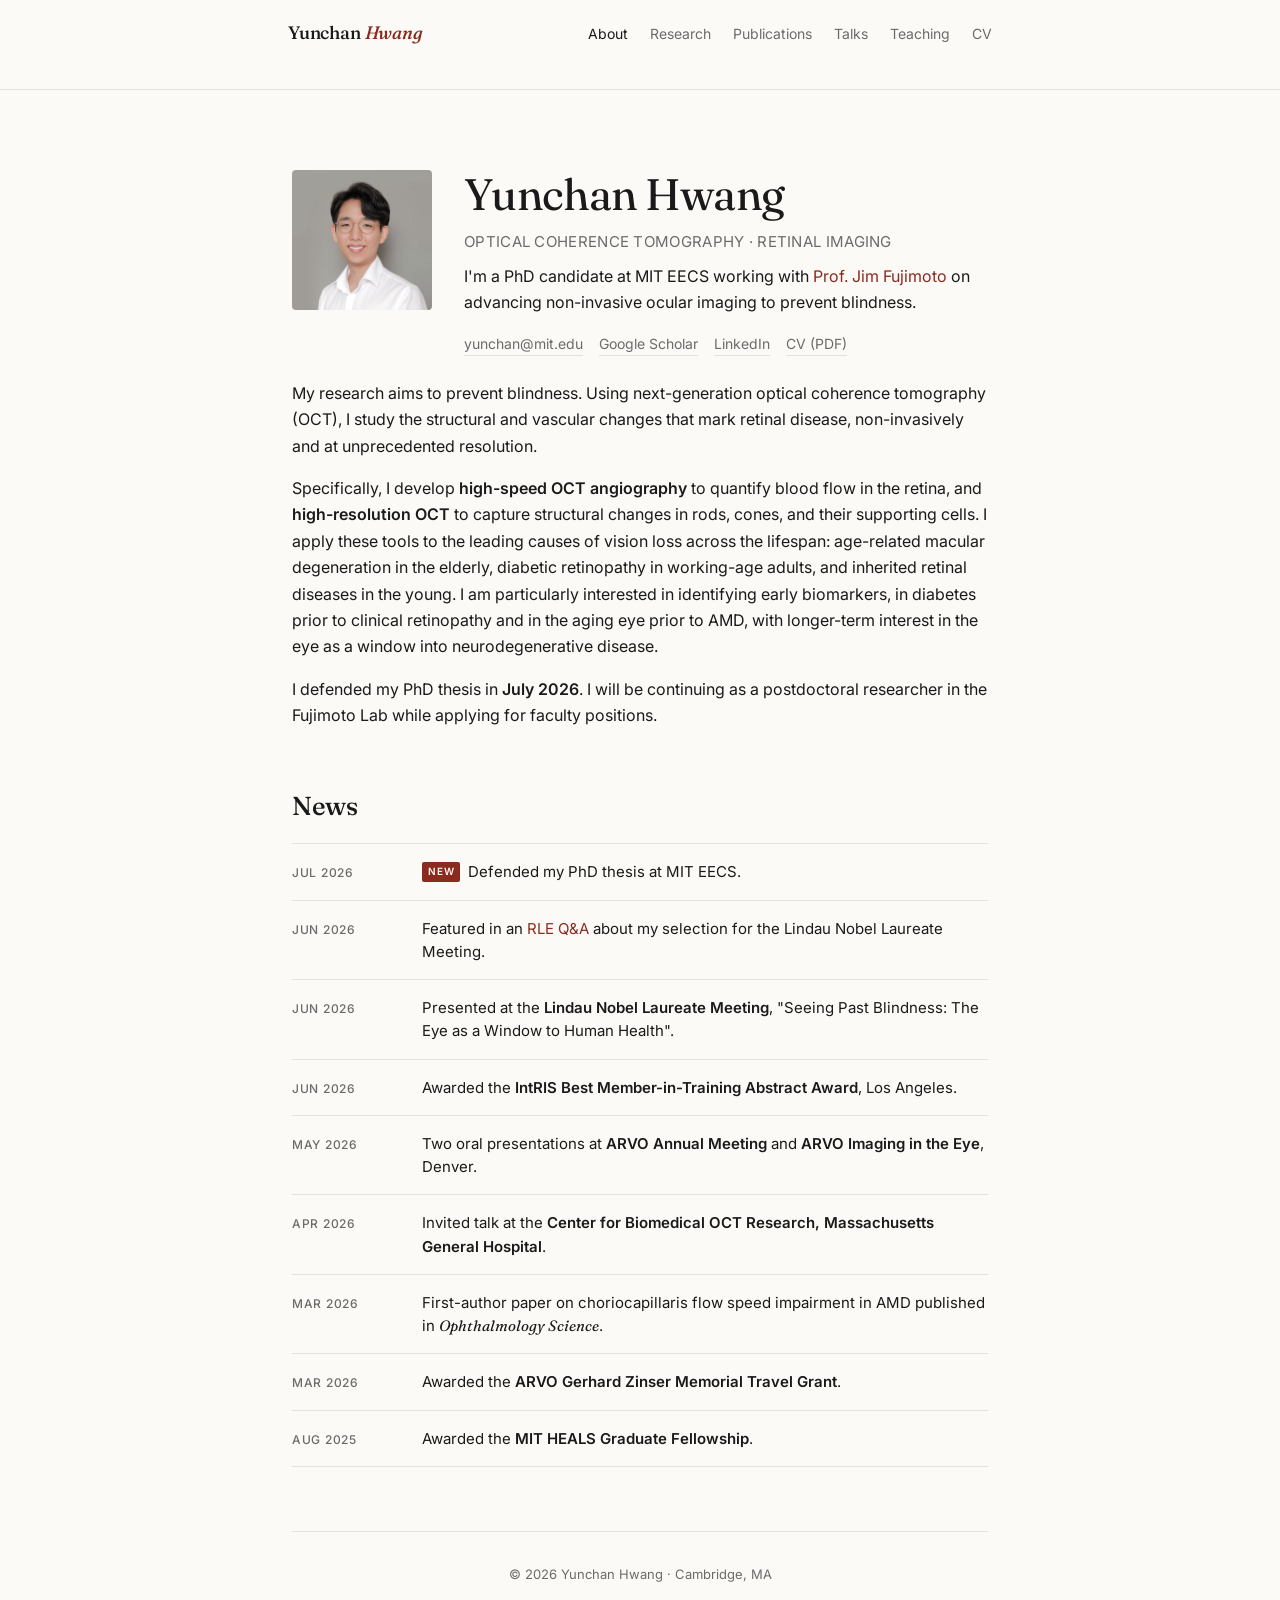
<file: index.html>
<!DOCTYPE html>
<html lang="en">
<head>
  <meta charset="UTF-8">
  <meta name="viewport" content="width=device-width, initial-scale=1.0">
  <title>Yunchan Hwang</title>
  <meta name="description" content="Yunchan Hwang — PhD candidate at MIT, developing optical coherence tomography to prevent blindness.">
  <link rel="stylesheet" href="assets/style.css">
</head>
<body>

<nav class="top">
  <div class="inner">
    <a href="index.html" class="brand">Yunchan <em>Hwang</em></a>
    <ul>
      <li><a href="index.html" class="current">About</a></li>
      <li><a href="research.html">Research</a></li>
      <li><a href="publications.html">Publications</a></li>
      <li><a href="talks.html">Talks</a></li>
      <li><a href="teaching.html">Teaching</a></li>
      <li><a href="papers/Hwang_CV.pdf">CV</a></li>
    </ul>
  </div>
</nav>

<main class="wrap">

  <section class="hero reveal">
    <img src="assets/photo.jpg" alt="Yunchan Hwang">
    <div class="who">
      <h1>Yunchan Hwang
        <span class="sub">Optical Coherence Tomography · Retinal Imaging</span>
      </h1>
      <p>I'm a PhD candidate at MIT EECS working with <a href="https://www.eecs.mit.edu/people/james-fujimoto" target="_blank" rel="noopener">Prof. Jim Fujimoto</a> on advancing non-invasive ocular imaging to prevent blindness.</p>
      <div class="contact-row">
        <a href="mailto:yunchan@mit.edu">yunchan@mit.edu</a>
        <a href="https://scholar.google.com/citations?user=w0-8Y4QAAAAJ&hl=en/" target="_blank" rel="noopener">Google Scholar</a>
        <a href="https://www.linkedin.com/in/yunchan-hwang-60914025a/" target="_blank" rel="noopener">LinkedIn</a>
        <a href="papers/Hwang_CV.pdf">CV (PDF)</a>
      </div>
    </div>
  </section>

  <section class="reveal">
    <p>My research aims to prevent blindness. Using next-generation optical coherence tomography (OCT), I study the structural and vascular changes that mark retinal disease, non-invasively and at unprecedented resolution.</p>

    <p>Specifically, I develop <strong>high-speed OCT angiography</strong> to quantify blood flow in the retina, and <strong>high-resolution OCT</strong> to capture structural changes in rods, cones, and their supporting cells. 
      I apply these tools to the leading causes of vision loss across the lifespan: age-related macular degeneration in the elderly, diabetic retinopathy in working-age adults, and inherited retinal diseases in the young.
      I am particularly interested in identifying early biomarkers, in diabetes prior to clinical retinopathy and in the aging eye prior to AMD, with longer-term interest in the eye as a window into neurodegenerative disease.</p>

    <p>I defended my PhD thesis in <strong>July 2026</strong>. I will be continuing as a postdoctoral researcher in the Fujimoto Lab while applying for faculty positions.</p>

  </section>

  <h2 class="reveal">News</h2>
  <ul class="news">
    <li>
      <span class="when">Jul 2026</span>
      <span class="what"><span class="new-tag">new</span>Defended my PhD thesis at MIT EECS.</span>
    </li>
    <li>
      <span class="when">Jun 2026</span>
      <span class="what">Featured in an <a href="https://www.rle.mit.edu/interview-with-yunchan-hwang">RLE Q&amp;A</a> about my selection for the Lindau Nobel Laureate Meeting.</span>
    </li>
    <li>
      <span class="when">Jun 2026</span>
      <span class="what">Presented at the <strong>Lindau Nobel Laureate Meeting</strong>, "Seeing Past Blindness: The Eye as a Window to Human Health".</span>
    </li>
    <li>
      <span class="when">Jun 2026</span>
      <span class="what">Awarded the <strong>IntRIS Best Member-in-Training Abstract Award</strong>, Los Angeles.</span>
    </li>
    <li>
      <span class="when">May 2026</span>
      <span class="what">Two oral presentations at <strong>ARVO Annual Meeting</strong> and <strong>ARVO Imaging in the Eye</strong>, Denver.</span>
    </li>
    <li>
      <span class="when">Apr 2026</span>
      <span class="what">Invited talk at the <strong>Center for Biomedical OCT Research, Massachusetts General Hospital</strong>.</span>
    </li>
    <li>
      <span class="when">Mar 2026</span>
      <span class="what">First-author paper on choriocapillaris flow speed impairment in AMD published in <em>Ophthalmology Science</em>.</span>
    </li>
    <li>
      <span class="when">Mar 2026</span>
      <span class="what">Awarded the <strong>ARVO Gerhard Zinser Memorial Travel Grant</strong>.</span>
    </li>
    <li>
      <span class="when">Aug 2025</span>
      <span class="what">Awarded the <strong>MIT HEALS Graduate Fellowship</strong>.</span>
    </li>
  </ul>

  <footer>© 2026 Yunchan Hwang · Cambridge, MA</footer>

</main>

</body>
</html>
</file>
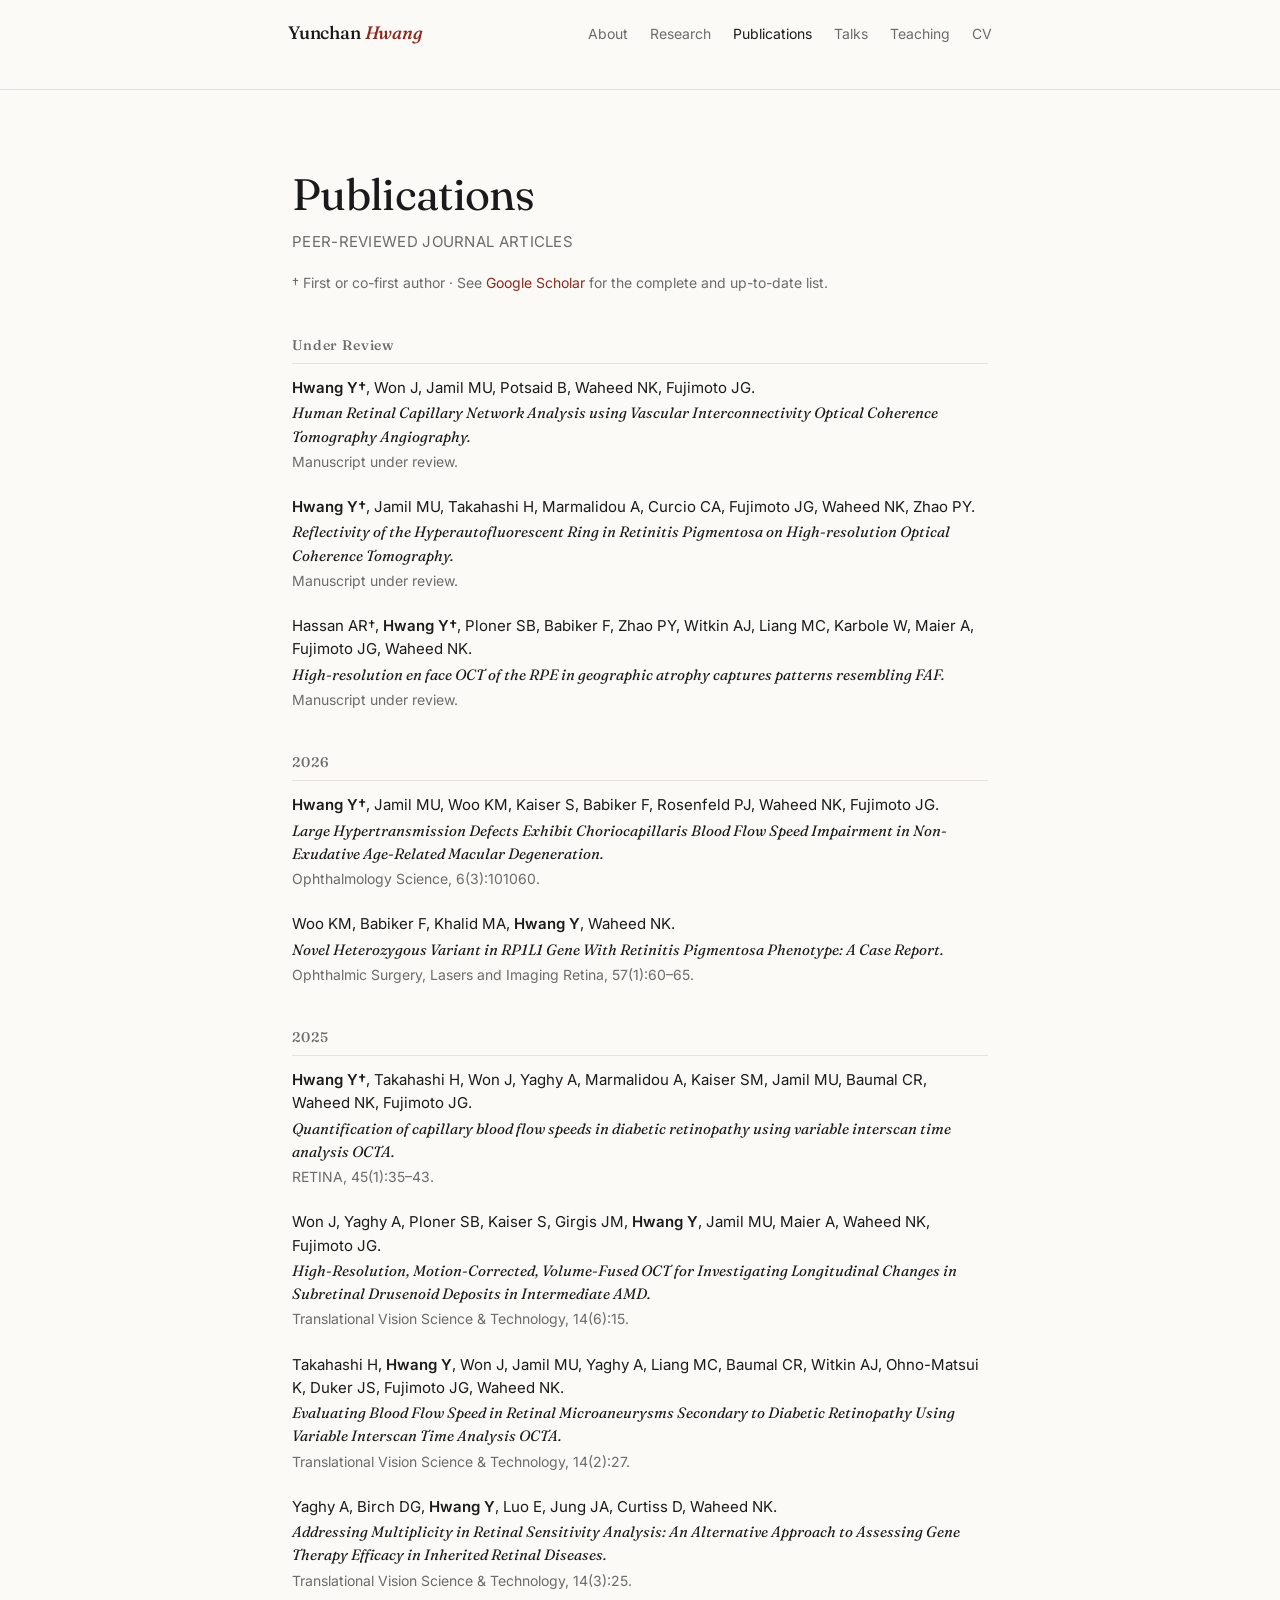
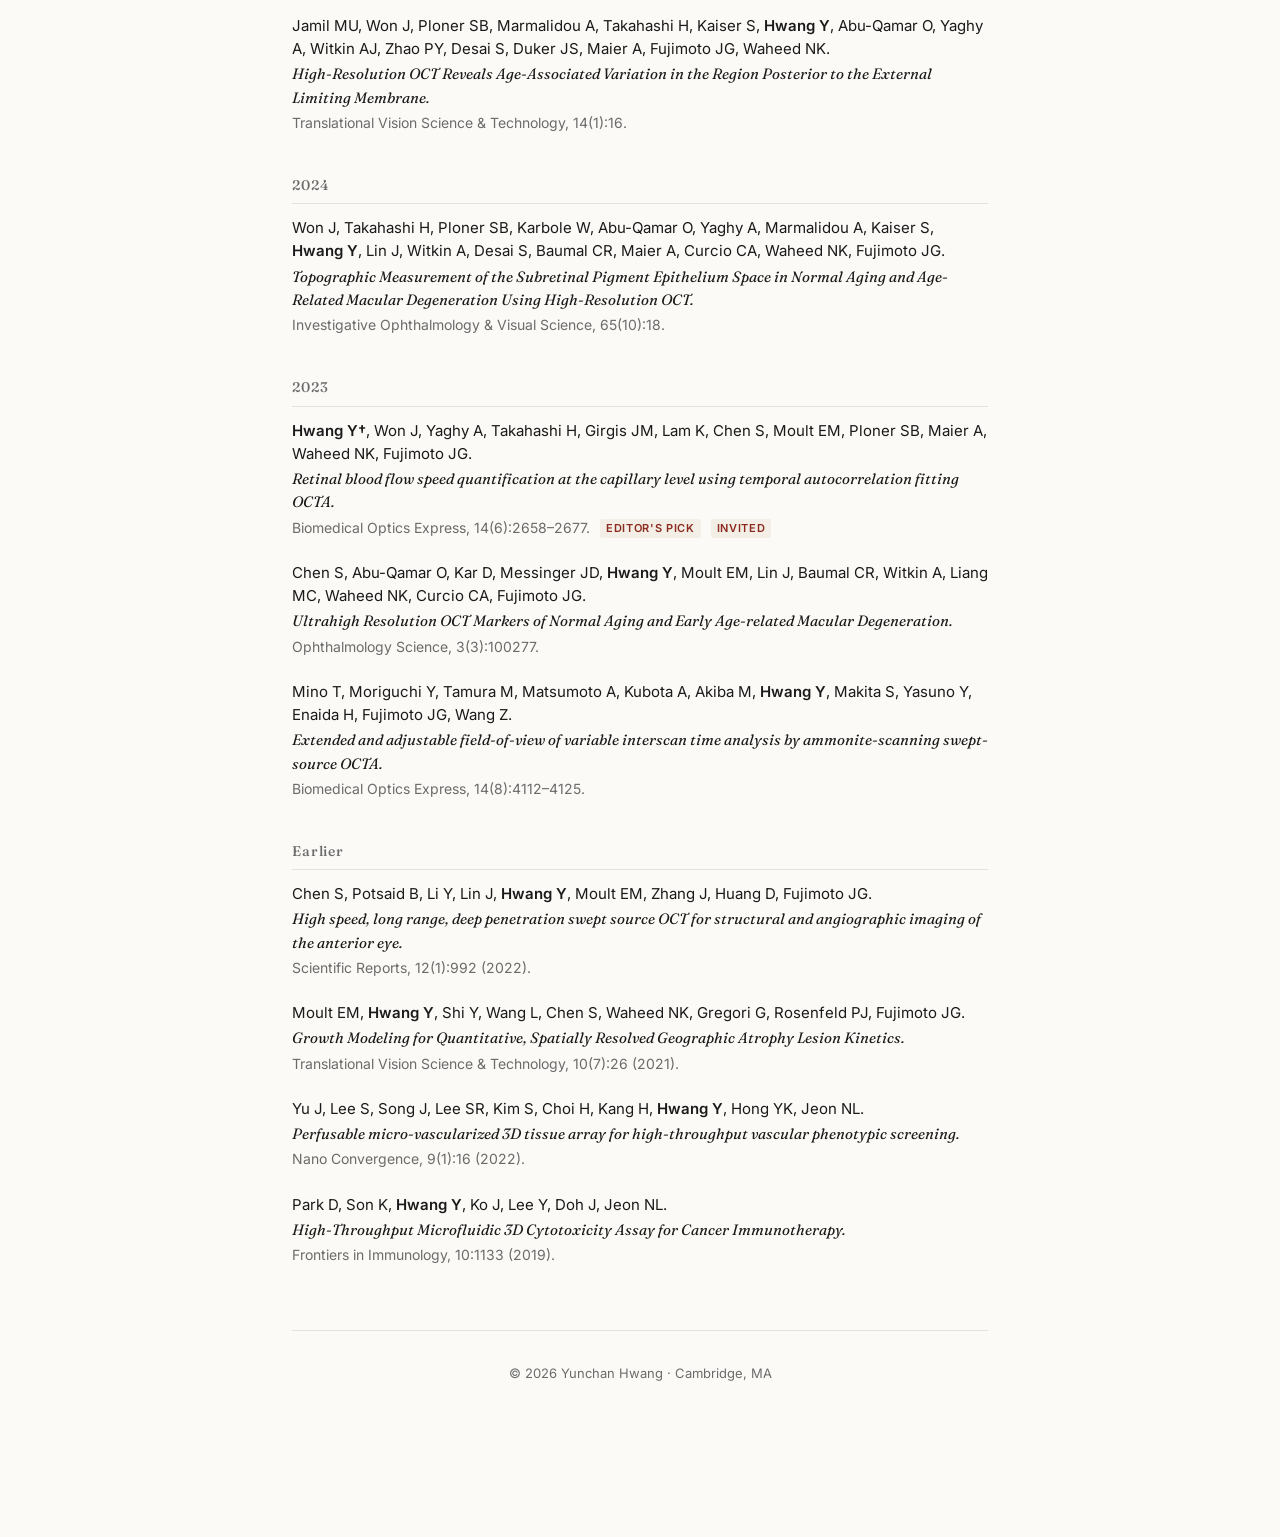
<file: publications.html>
<!DOCTYPE html>
<html lang="en">
<head>
  <meta charset="UTF-8">
  <meta name="viewport" content="width=device-width, initial-scale=1.0">
  <title>Publications — Yunchan Hwang</title>
  <link rel="stylesheet" href="assets/style.css">
</head>
<body>

<nav class="top">
  <div class="inner">
    <a href="index.html" class="brand">Yunchan <em>Hwang</em></a>
    <ul>
      <li><a href="index.html">About</a></li>
      <li><a href="research.html">Research</a></li>
      <li><a href="publications.html" class="current">Publications</a></li>
      <li><a href="talks.html">Talks</a></li>
      <li><a href="teaching.html">Teaching</a></li>
      <li><a href="papers/Hwang_CV.pdf">CV</a></li>
    </ul>
  </div>
</nav>

<main class="wrap">

  <h1 class="reveal">Publications<span class="sub">Peer-reviewed journal articles</span></h1>

  <p class="reveal" style="color: var(--muted); margin-top: 20px; font-size: 14px;">
    † First or co-first author · See <a href="https://scholar.google.com/citations?user=w0-8Y4QAAAAJ&hl=en/" target="_blank" rel="noopener">Google Scholar</a> for the complete and up-to-date list.
  </p>

  <h3 class="year-band">Under Review</h3>

  <div class="pub">
    <span class="authors"><span class="me">Hwang Y†</span>, Won J, Jamil MU, Potsaid B, Waheed NK, Fujimoto JG.</span>
    <span class="title">Human Retinal Capillary Network Analysis using Vascular Interconnectivity Optical Coherence Tomography Angiography.</span>
    <span class="venue">Manuscript under review.</span>
  </div>

  <div class="pub">
    <span class="authors"><span class="me">Hwang Y†</span>, Jamil MU, Takahashi H, Marmalidou A, Curcio CA, Fujimoto JG, Waheed NK, Zhao PY.</span>
    <span class="title">Reflectivity of the Hyperautofluorescent Ring in Retinitis Pigmentosa on High-resolution Optical Coherence Tomography.</span>
    <span class="venue">Manuscript under review.</span>
  </div>

  <div class="pub">
    <span class="authors">Hassan AR†, <span class="me">Hwang Y†</span>, Ploner SB, Babiker F, Zhao PY, Witkin AJ, Liang MC, Karbole W, Maier A, Fujimoto JG, Waheed NK.</span>
    <span class="title">High-resolution en face OCT of the RPE in geographic atrophy captures patterns resembling FAF.</span>
    <span class="venue">Manuscript under review.</span>
  </div>

  <h3 class="year-band">2026</h3>

  <div class="pub">
    <span class="authors"><span class="me">Hwang Y†</span>, Jamil MU, Woo KM, Kaiser S, Babiker F, Rosenfeld PJ, Waheed NK, Fujimoto JG.</span>
    <span class="title">Large Hypertransmission Defects Exhibit Choriocapillaris Blood Flow Speed Impairment in Non-Exudative Age-Related Macular Degeneration.</span>
    <span class="venue">Ophthalmology Science, 6(3):101060.</span>
  </div>

  <div class="pub">
    <span class="authors">Woo KM, Babiker F, Khalid MA, <span class="me">Hwang Y</span>, Waheed NK.</span>
    <span class="title">Novel Heterozygous Variant in RP1L1 Gene With Retinitis Pigmentosa Phenotype: A Case Report.</span>
    <span class="venue">Ophthalmic Surgery, Lasers and Imaging Retina, 57(1):60–65.</span>
  </div>

  <h3 class="year-band">2025</h3>

  <div class="pub">
    <span class="authors"><span class="me">Hwang Y†</span>, Takahashi H, Won J, Yaghy A, Marmalidou A, Kaiser SM, Jamil MU, Baumal CR, Waheed NK, Fujimoto JG.</span>
    <span class="title">Quantification of capillary blood flow speeds in diabetic retinopathy using variable interscan time analysis OCTA.</span>
    <span class="venue">RETINA, 45(1):35–43.</span>
  </div>

  <div class="pub">
    <span class="authors">Won J, Yaghy A, Ploner SB, Kaiser S, Girgis JM, <span class="me">Hwang Y</span>, Jamil MU, Maier A, Waheed NK, Fujimoto JG.</span>
    <span class="title">High-Resolution, Motion-Corrected, Volume-Fused OCT for Investigating Longitudinal Changes in Subretinal Drusenoid Deposits in Intermediate AMD.</span>
    <span class="venue">Translational Vision Science &amp; Technology, 14(6):15.</span>
  </div>

  <div class="pub">
    <span class="authors">Takahashi H, <span class="me">Hwang Y</span>, Won J, Jamil MU, Yaghy A, Liang MC, Baumal CR, Witkin AJ, Ohno-Matsui K, Duker JS, Fujimoto JG, Waheed NK.</span>
    <span class="title">Evaluating Blood Flow Speed in Retinal Microaneurysms Secondary to Diabetic Retinopathy Using Variable Interscan Time Analysis OCTA.</span>
    <span class="venue">Translational Vision Science &amp; Technology, 14(2):27.</span>
  </div>

  <div class="pub">
    <span class="authors">Yaghy A, Birch DG, <span class="me">Hwang Y</span>, Luo E, Jung JA, Curtiss D, Waheed NK.</span>
    <span class="title">Addressing Multiplicity in Retinal Sensitivity Analysis: An Alternative Approach to Assessing Gene Therapy Efficacy in Inherited Retinal Diseases.</span>
    <span class="venue">Translational Vision Science &amp; Technology, 14(3):25.</span>
  </div>

  <div class="pub">
    <span class="authors">Jamil MU, Won J, Ploner SB, Marmalidou A, Takahashi H, Kaiser S, <span class="me">Hwang Y</span>, Abu-Qamar O, Yaghy A, Witkin AJ, Zhao PY, Desai S, Duker JS, Maier A, Fujimoto JG, Waheed NK.</span>
    <span class="title">High-Resolution OCT Reveals Age-Associated Variation in the Region Posterior to the External Limiting Membrane.</span>
    <span class="venue">Translational Vision Science &amp; Technology, 14(1):16.</span>
  </div>

  <h3 class="year-band">2024</h3>

  <div class="pub">
    <span class="authors">Won J, Takahashi H, Ploner SB, Karbole W, Abu-Qamar O, Yaghy A, Marmalidou A, Kaiser S, <span class="me">Hwang Y</span>, Lin J, Witkin A, Desai S, Baumal CR, Maier A, Curcio CA, Waheed NK, Fujimoto JG.</span>
    <span class="title">Topographic Measurement of the Subretinal Pigment Epithelium Space in Normal Aging and Age-Related Macular Degeneration Using High-Resolution OCT.</span>
    <span class="venue">Investigative Ophthalmology &amp; Visual Science, 65(10):18.</span>
  </div>

  <h3 class="year-band">2023</h3>

  <div class="pub">
    <span class="authors"><span class="me">Hwang Y†</span>, Won J, Yaghy A, Takahashi H, Girgis JM, Lam K, Chen S, Moult EM, Ploner SB, Maier A, Waheed NK, Fujimoto JG.</span>
    <span class="title">Retinal blood flow speed quantification at the capillary level using temporal autocorrelation fitting OCTA.</span>
    <span class="venue">Biomedical Optics Express, 14(6):2658–2677.</span>
    <span class="tag">Editor's Pick</span>
    <span class="tag">Invited</span>
  </div>

  <div class="pub">
    <span class="authors">Chen S, Abu-Qamar O, Kar D, Messinger JD, <span class="me">Hwang Y</span>, Moult EM, Lin J, Baumal CR, Witkin A, Liang MC, Waheed NK, Curcio CA, Fujimoto JG.</span>
    <span class="title">Ultrahigh Resolution OCT Markers of Normal Aging and Early Age-related Macular Degeneration.</span>
    <span class="venue">Ophthalmology Science, 3(3):100277.</span>
  </div>

  <div class="pub">
    <span class="authors">Mino T, Moriguchi Y, Tamura M, Matsumoto A, Kubota A, Akiba M, <span class="me">Hwang Y</span>, Makita S, Yasuno Y, Enaida H, Fujimoto JG, Wang Z.</span>
    <span class="title">Extended and adjustable field-of-view of variable interscan time analysis by ammonite-scanning swept-source OCTA.</span>
    <span class="venue">Biomedical Optics Express, 14(8):4112–4125.</span>
  </div>

  <h3 class="year-band">Earlier</h3>

  <div class="pub">
    <span class="authors">Chen S, Potsaid B, Li Y, Lin J, <span class="me">Hwang Y</span>, Moult EM, Zhang J, Huang D, Fujimoto JG.</span>
    <span class="title">High speed, long range, deep penetration swept source OCT for structural and angiographic imaging of the anterior eye.</span>
    <span class="venue">Scientific Reports, 12(1):992 (2022).</span>
  </div>

  <div class="pub">
    <span class="authors">Moult EM, <span class="me">Hwang Y</span>, Shi Y, Wang L, Chen S, Waheed NK, Gregori G, Rosenfeld PJ, Fujimoto JG.</span>
    <span class="title">Growth Modeling for Quantitative, Spatially Resolved Geographic Atrophy Lesion Kinetics.</span>
    <span class="venue">Translational Vision Science &amp; Technology, 10(7):26 (2021).</span>
  </div>

  <div class="pub">
    <span class="authors">Yu J, Lee S, Song J, Lee SR, Kim S, Choi H, Kang H, <span class="me">Hwang Y</span>, Hong YK, Jeon NL.</span>
    <span class="title">Perfusable micro-vascularized 3D tissue array for high-throughput vascular phenotypic screening.</span>
    <span class="venue">Nano Convergence, 9(1):16 (2022).</span>
  </div>

  <div class="pub">
    <span class="authors">Park D, Son K, <span class="me">Hwang Y</span>, Ko J, Lee Y, Doh J, Jeon NL.</span>
    <span class="title">High-Throughput Microfluidic 3D Cytotoxicity Assay for Cancer Immunotherapy.</span>
    <span class="venue">Frontiers in Immunology, 10:1133 (2019).</span>
  </div>

  <footer>© 2026 Yunchan Hwang · Cambridge, MA</footer>

</main>

</body>
</html>
</file>
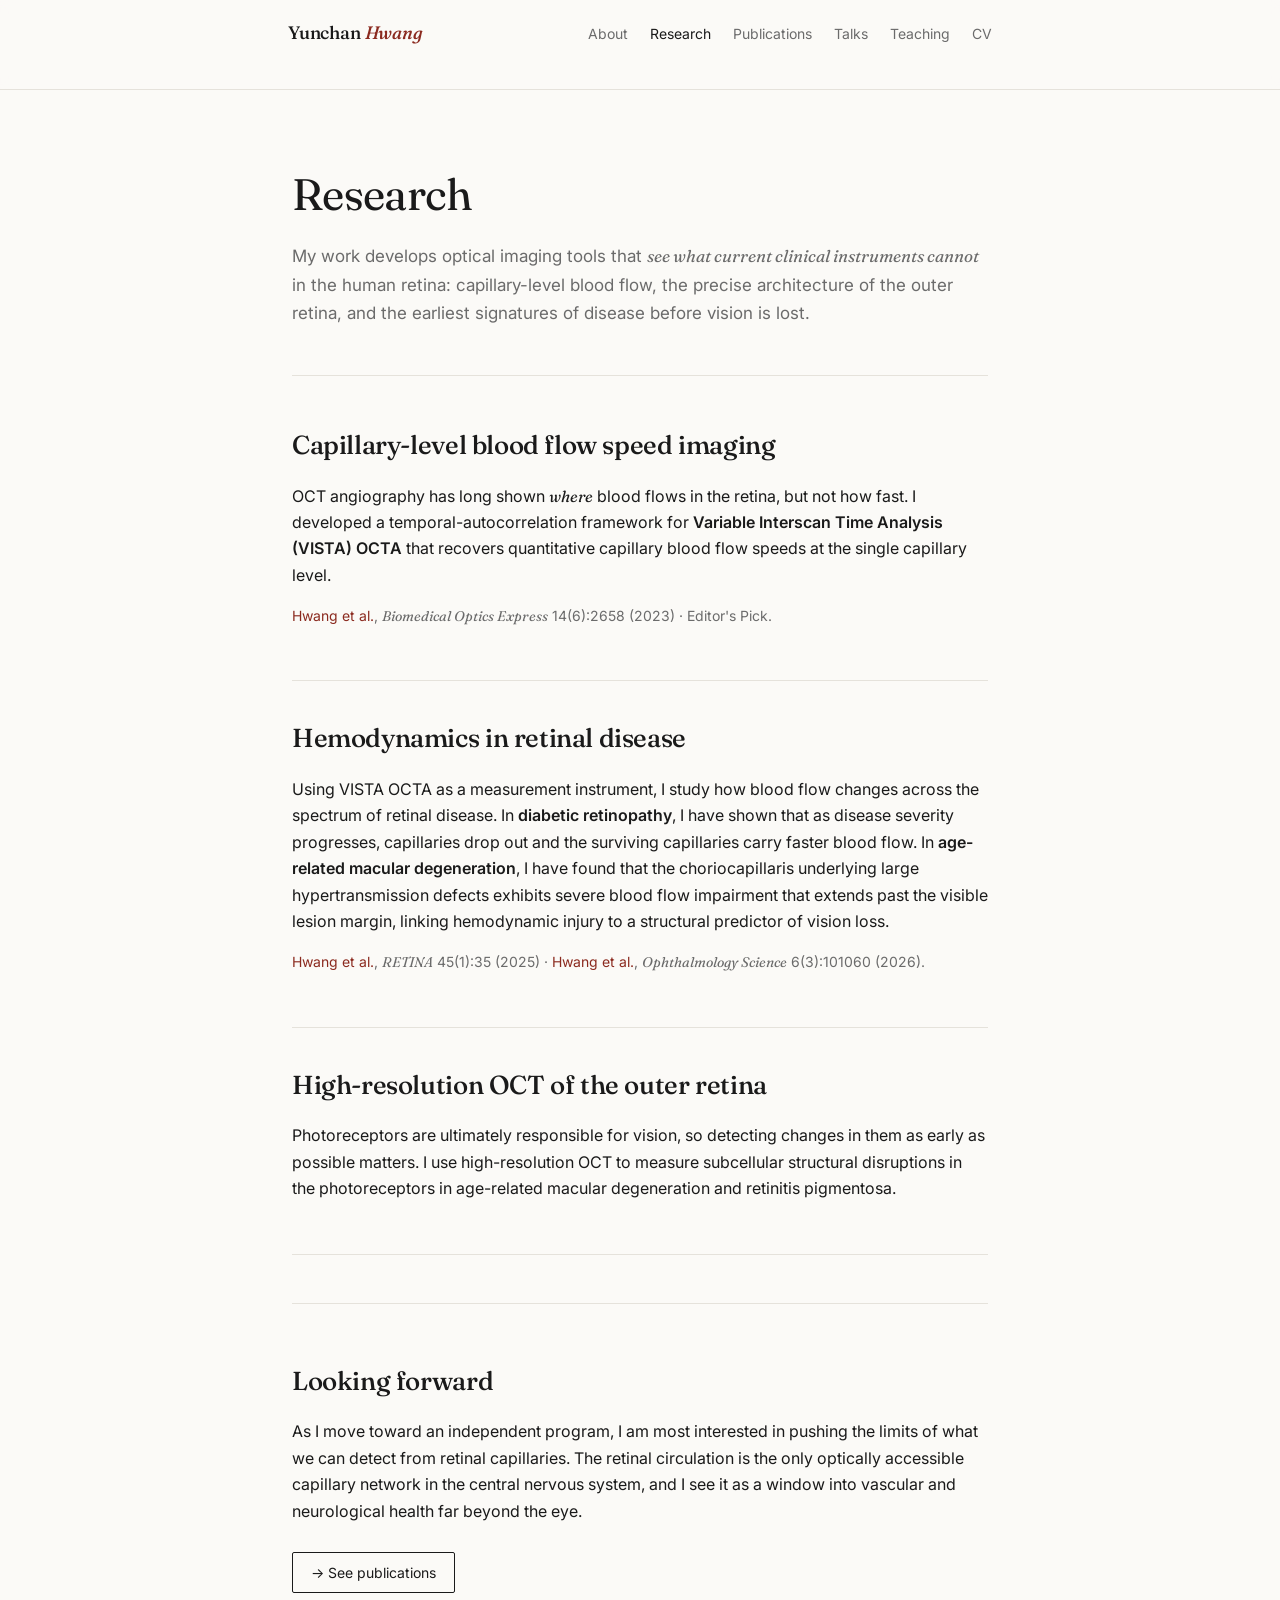
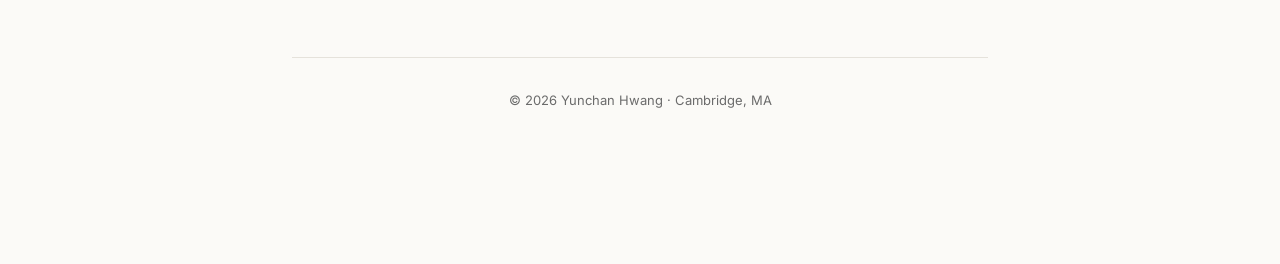
<file: research.html>
<!DOCTYPE html>
<html lang="en">
<head>
  <meta charset="UTF-8">
  <meta name="viewport" content="width=device-width, initial-scale=1.0">
  <title>Research — Yunchan Hwang</title>
  <link rel="stylesheet" href="assets/style.css">
</head>
<body>

<nav class="top">
  <div class="inner">
    <a href="index.html" class="brand">Yunchan <em>Hwang</em></a>
    <ul>
      <li><a href="index.html">About</a></li>
      <li><a href="research.html" class="current">Research</a></li>
      <li><a href="publications.html">Publications</a></li>
      <li><a href="talks.html">Talks</a></li>
      <li><a href="teaching.html">Teaching</a></li>
      <li><a href="papers/Hwang_CV.pdf">CV</a></li>
    </ul>
  </div>
</nav>

<main class="wrap">

  <h1 class="reveal">Research</h1>

  <p class="reveal" style="font-size: 17px; color: var(--muted); margin-top: 24px;">
    My work develops optical imaging tools that <em>see what current clinical instruments cannot</em> in the human retina: capillary-level blood flow, the precise architecture of the outer retina, and the earliest signatures of disease before vision is lost.
  </p>

  <hr>

  <div class="thrust reveal">
    <h2 style="margin-top: 0;">Capillary-level blood flow speed imaging</h2>
    <p>OCT angiography has long shown <em>where</em> blood flows in the retina, but not how fast. I developed a temporal-autocorrelation framework for <strong>Variable Interscan Time Analysis (VISTA) OCTA</strong> that recovers quantitative capillary blood flow speeds at the single capillary level.</p>
    <p style="font-size: 14px; color: var(--muted);"><a href="https://doi.org/10.1364/BOE.488103" target="_blank" rel="noopener">Hwang et al.</a>, <em>Biomedical Optics Express</em> 14(6):2658 (2023) · Editor's Pick.</p>
  </div>

  <div class="thrust reveal">
    <h2 style="margin-top: 0;">Hemodynamics in retinal disease</h2>
    <p>Using VISTA OCTA as a measurement instrument, I study how blood flow changes across the spectrum of retinal disease. In <strong>diabetic retinopathy</strong>, I have shown that as disease severity progresses, capillaries drop out and the surviving capillaries carry faster blood flow.
      In <strong>age-related macular degeneration</strong>, I have found that the choriocapillaris underlying large hypertransmission defects exhibits severe blood flow impairment that extends past the visible lesion margin, linking hemodynamic injury to a structural predictor of vision loss.</p>
    <p style="font-size: 14px; color: var(--muted);">
      <a href="https://doi.org/10.1097/IAE.0000000000004279" target="_blank" rel="noopener">Hwang et al.</a>, <em>RETINA</em> 45(1):35 (2025) · 
      <a href="https://doi.org/10.1016/j.xops.2025.101060" target="_blank" rel="noopener">Hwang et al.</a>, <em>Ophthalmology Science</em> 6(3):101060 (2026).
    </p>
  </div>

  <div class="thrust reveal">
    <h2 style="margin-top: 0;">High-resolution OCT of the outer retina</h2>
    <p>Photoreceptors are ultimately responsible for vision, so detecting changes in them as early as possible matters. I use high-resolution OCT to measure subcellular structural disruptions in the photoreceptors in age-related macular degeneration and retinitis pigmentosa.</p>
  </div>

  <hr>

  <h2>Looking forward</h2>
  <p>As I move toward an independent program, I am most interested in pushing the limits of what we can detect from retinal capillaries. The retinal circulation is the only optically accessible capillary network in the central nervous system, and I see it as a window into vascular and neurological health far beyond the eye.</p>

  <p style="margin-top: 28px;">
    <a href="publications.html" class="button">→ See publications</a>
  </p>

  <footer>© 2026 Yunchan Hwang · Cambridge, MA</footer>

</main>

</body>
</html>
</file>
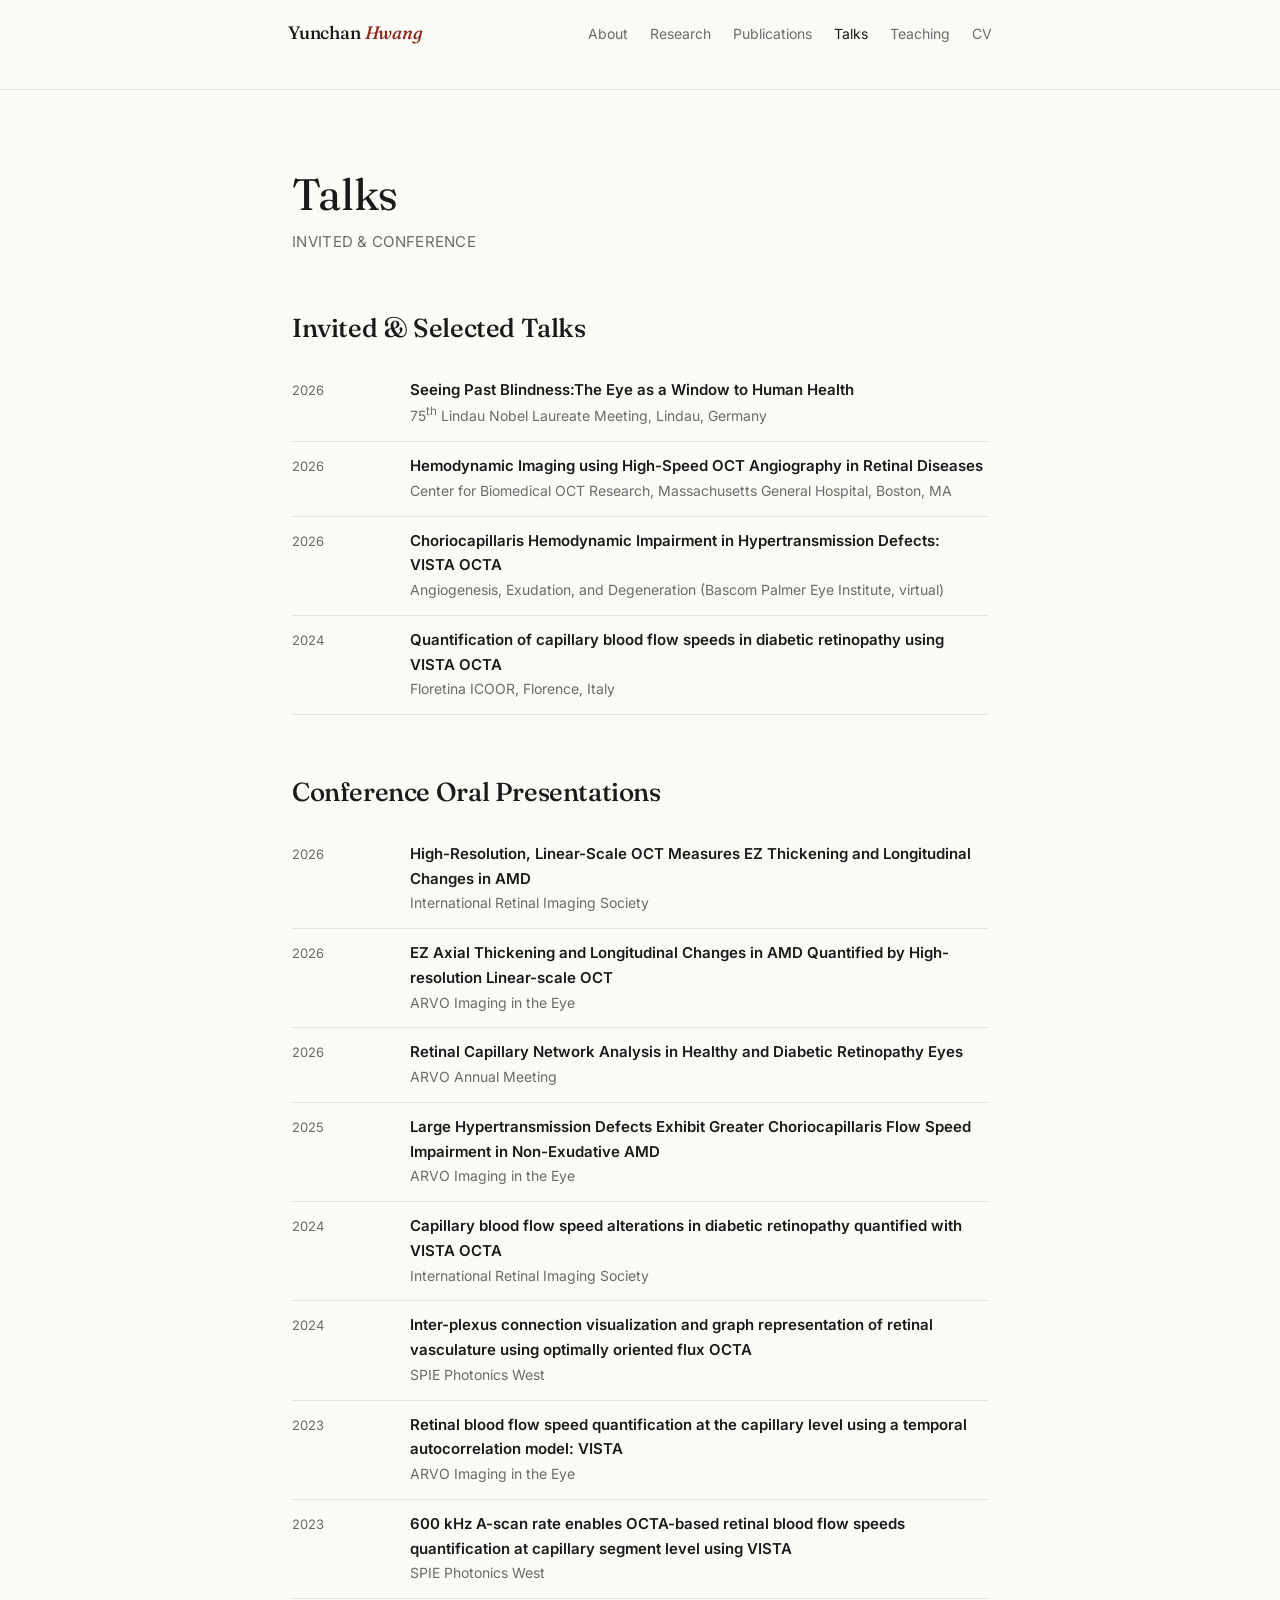
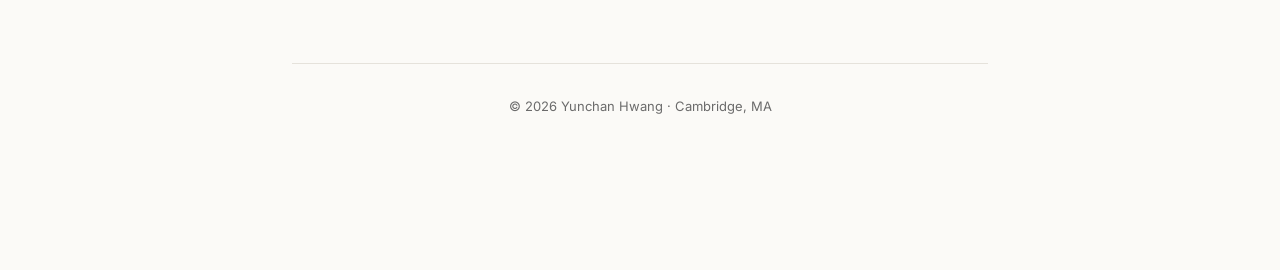
<file: talks.html>
<!DOCTYPE html>
<html lang="en">
<head>
  <meta charset="UTF-8">
  <meta name="viewport" content="width=device-width, initial-scale=1.0">
  <title>Talks — Yunchan Hwang</title>
  <link rel="stylesheet" href="assets/style.css">
</head>
<body>

<nav class="top">
  <div class="inner">
    <a href="index.html" class="brand">Yunchan <em>Hwang</em></a>
    <ul>
      <li><a href="index.html">About</a></li>
      <li><a href="research.html">Research</a></li>
      <li><a href="publications.html">Publications</a></li>
      <li><a href="talks.html" class="current">Talks</a></li>
      <li><a href="teaching.html">Teaching</a></li>
      <li><a href="papers/Hwang_CV.pdf">CV</a></li>
    </ul>
  </div>
</nav>

<main class="wrap">

  <h1 class="reveal">Talks<span class="sub">Invited & conference</span></h1>

  <h2>Invited & Selected Talks</h2>

  <div class="talk">
    <span class="date">2026</span>
    <span>
      <strong>Seeing Past Blindness:The Eye as a Window to Human Health</strong><br>
      <span class="where">75<sup>th</sup> Lindau Nobel Laureate Meeting, Lindau, Germany</span>
    </span>
  </div>
  
  <div class="talk">
    <span class="date">2026</span>
    <span>
      <strong>Hemodynamic Imaging using High-Speed OCT Angiography in Retinal Diseases</strong><br>
      <span class="where">Center for Biomedical OCT Research, Massachusetts General Hospital, Boston, MA</span>
    </span>
  </div>

  <div class="talk">
    <span class="date">2026</span>
    <span>
      <strong>Choriocapillaris Hemodynamic Impairment in Hypertransmission Defects: VISTA OCTA</strong><br>
      <span class="where">Angiogenesis, Exudation, and Degeneration (Bascom Palmer Eye Institute, virtual)</span>
    </span>
  </div>

  <div class="talk">
    <span class="date">2024</span>
    <span>
      <strong>Quantification of capillary blood flow speeds in diabetic retinopathy using VISTA OCTA</strong><br>
      <span class="where">Floretina ICOOR, Florence, Italy</span>
    </span>
  </div>

  <h2>Conference Oral Presentations</h2>

  <div class="talk">
    <span class="date">2026</span>
    <span>
      <strong>High-Resolution, Linear-Scale OCT Measures EZ Thickening and Longitudinal Changes in AMD</strong><br>
      <span class="where">International Retinal Imaging Society</span>
    </span>
  </div>

  <div class="talk">
    <span class="date">2026</span>
    <span>
      <strong>EZ Axial Thickening and Longitudinal Changes in AMD Quantified by High-resolution Linear-scale OCT</strong><br>
      <span class="where">ARVO Imaging in the Eye</span>
    </span>
  </div>

  <div class="talk">
    <span class="date">2026</span>
    <span>
      <strong>Retinal Capillary Network Analysis in Healthy and Diabetic Retinopathy Eyes</strong><br>
      <span class="where">ARVO Annual Meeting</span>
    </span>
  </div>

  <div class="talk">
    <span class="date">2025</span>
    <span>
      <strong>Large Hypertransmission Defects Exhibit Greater Choriocapillaris Flow Speed Impairment in Non-Exudative AMD</strong><br>
      <span class="where">ARVO Imaging in the Eye</span>
    </span>
  </div>

  <div class="talk">
    <span class="date">2024</span>
    <span>
      <strong>Capillary blood flow speed alterations in diabetic retinopathy quantified with VISTA OCTA</strong><br>
      <span class="where">International Retinal Imaging Society</span>
    </span>
  </div>

  <div class="talk">
    <span class="date">2024</span>
    <span>
      <strong>Inter-plexus connection visualization and graph representation of retinal vasculature using optimally oriented flux OCTA</strong><br>
      <span class="where">SPIE Photonics West</span>
    </span>
  </div>

  <div class="talk">
    <span class="date">2023</span>
    <span>
      <strong>Retinal blood flow speed quantification at the capillary level using a temporal autocorrelation model: VISTA</strong><br>
      <span class="where">ARVO Imaging in the Eye</span>
    </span>
  </div>

  <div class="talk">
    <span class="date">2023</span>
    <span>
      <strong>600 kHz A-scan rate enables OCTA-based retinal blood flow speeds quantification at capillary segment level using VISTA</strong><br>
      <span class="where">SPIE Photonics West</span>
    </span>
  </div>

  <footer>© 2026 Yunchan Hwang · Cambridge, MA</footer>

</main>

</body>
</html>
</file>
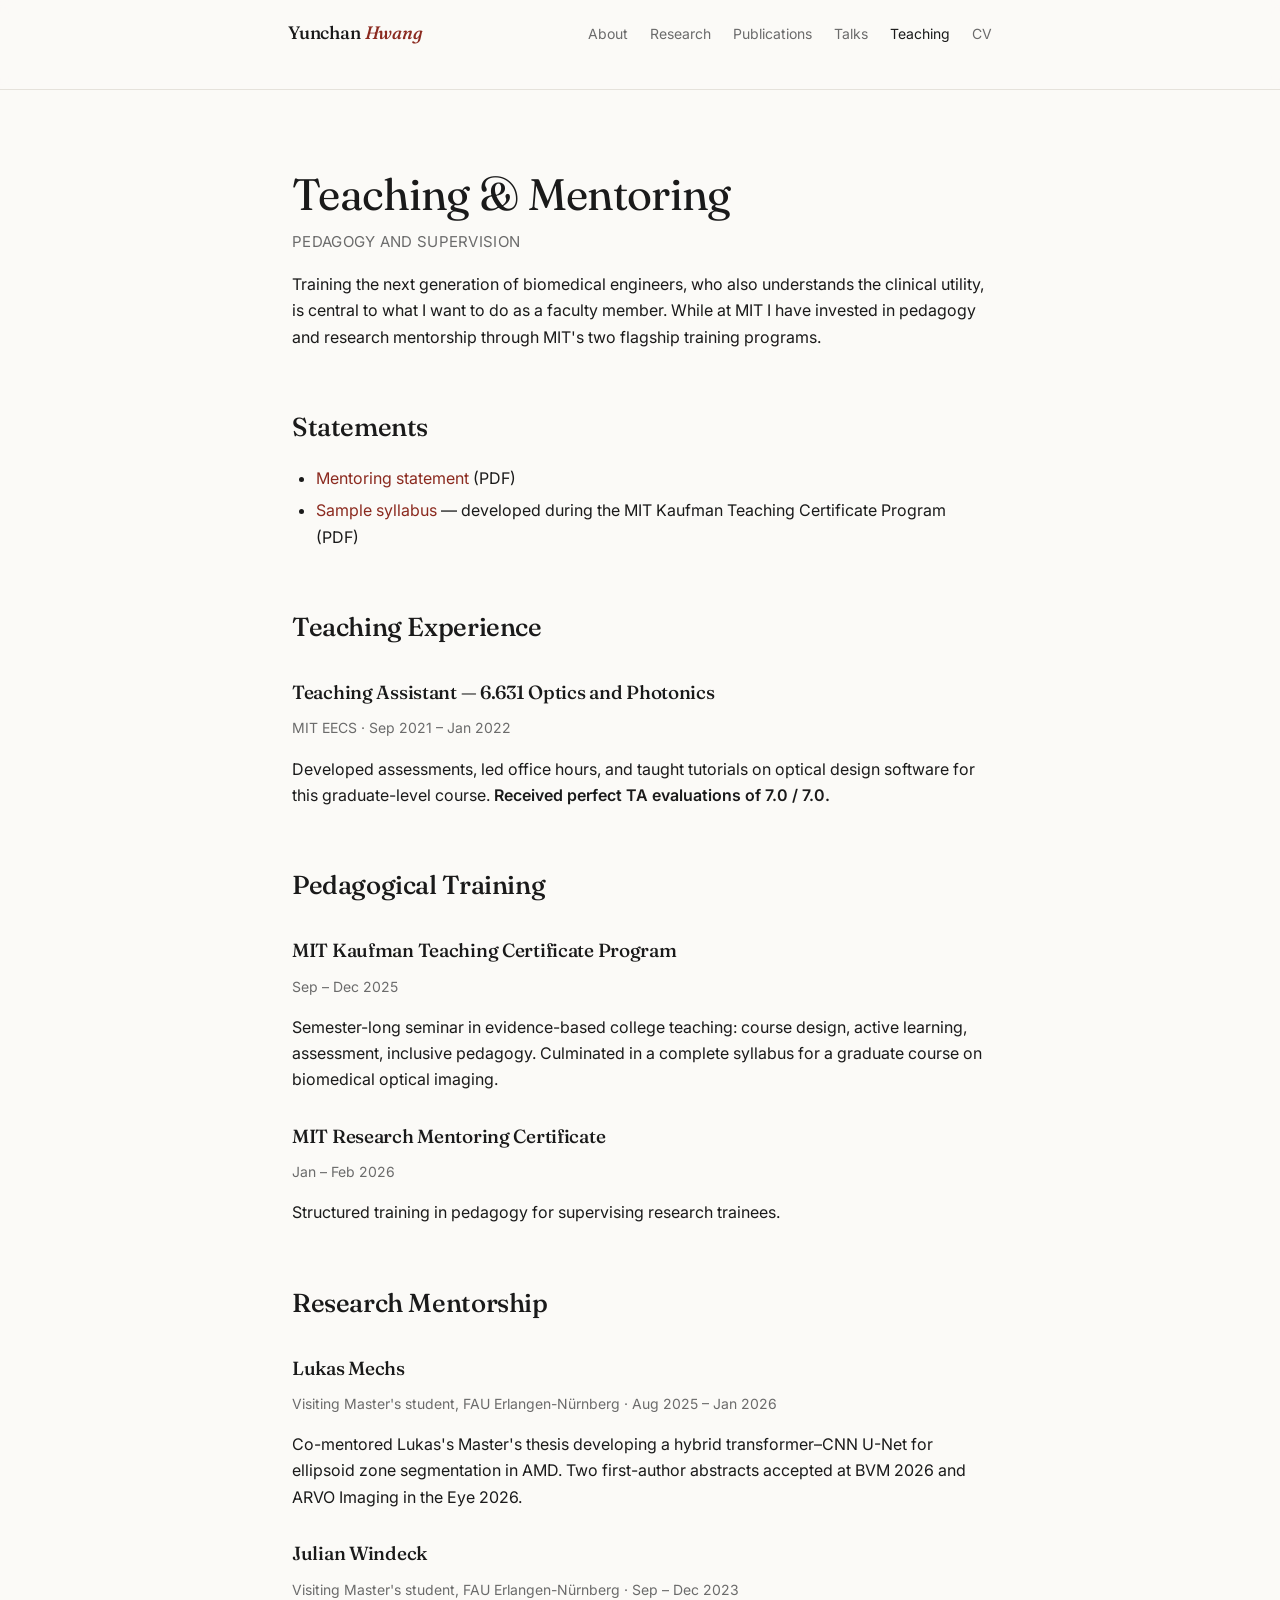
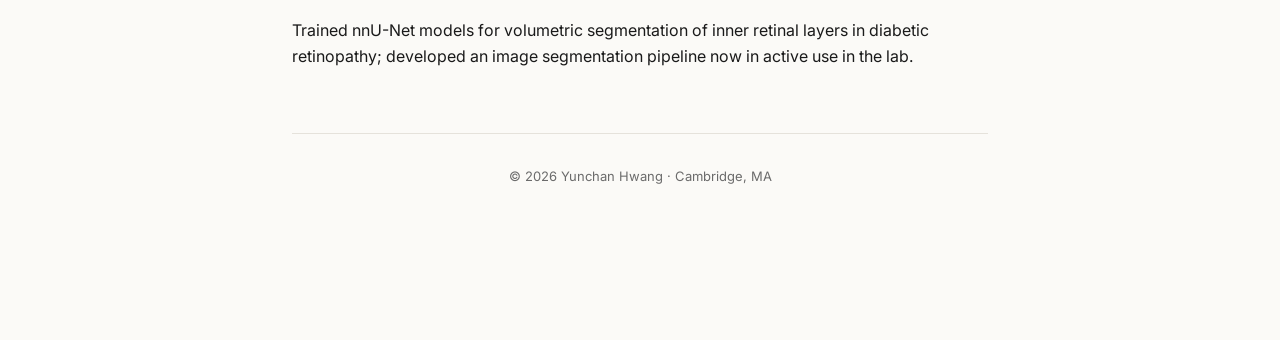
<file: teaching.html>
<!DOCTYPE html>
<html lang="en">
<head>
  <meta charset="UTF-8">
  <meta name="viewport" content="width=device-width, initial-scale=1.0">
  <title>Teaching — Yunchan Hwang</title>
  <link rel="stylesheet" href="assets/style.css">
</head>
<body>

<nav class="top">
  <div class="inner">
    <a href="index.html" class="brand">Yunchan <em>Hwang</em></a>
    <ul>
      <li><a href="index.html">About</a></li>
      <li><a href="research.html">Research</a></li>
      <li><a href="publications.html">Publications</a></li>
      <li><a href="talks.html">Talks</a></li>
      <li><a href="teaching.html" class="current">Teaching</a></li>
      <li><a href="papers/Hwang_CV.pdf">CV</a></li>
    </ul>
  </div>
</nav>

<main class="wrap">

  <h1 class="reveal">Teaching &amp; Mentoring<span class="sub">Pedagogy and supervision</span></h1>

  <p class="reveal" style="margin-top: 20px;">
    Training the next generation of biomedical engineers, who also understands the clinical utility, is central to what I want to do as a faculty member. While at MIT I have invested in pedagogy and research mentorship through MIT's two flagship training programs.
  </p>

  <h2>Statements</h2>

  <ul>
    <li><a href="papers/Hwang_Mentoring_Statement.pdf">Mentoring statement</a> (PDF)</li>
    <li><a href="papers/Hwang_Syllabus_Imaging_in_Biomedicine.pdf">Sample syllabus</a> — developed during the MIT Kaufman Teaching Certificate Program (PDF)</li>
  </ul>

  <h2>Teaching Experience</h2>

  <h3>Teaching Assistant — 6.631 Optics and Photonics</h3>
  <p style="color: var(--muted); font-size: 14px;">MIT EECS · Sep 2021 – Jan 2022</p>
  <p>Developed assessments, led office hours, and taught tutorials on optical design software for this graduate-level course. <strong>Received perfect TA evaluations of 7.0 / 7.0.</strong></p>

  <h2>Pedagogical Training</h2>

  <h3>MIT Kaufman Teaching Certificate Program</h3>
  <p style="color: var(--muted); font-size: 14px;">Sep – Dec 2025</p>
  <p>Semester-long seminar in evidence-based college teaching: course design, active learning, assessment, inclusive pedagogy. Culminated in a complete syllabus for a graduate course on biomedical optical imaging.</p>

  <h3>MIT Research Mentoring Certificate</h3>
  <p style="color: var(--muted); font-size: 14px;">Jan – Feb 2026</p>
  <p>Structured training in pedagogy for supervising research trainees.</p>

  <h2>Research Mentorship</h2>

  <h3>Lukas Mechs</h3>
  <p style="color: var(--muted); font-size: 14px;">Visiting Master's student, FAU Erlangen-Nürnberg · Aug 2025 – Jan 2026</p>
  <p>Co-mentored Lukas's Master's thesis developing a hybrid transformer–CNN U-Net for ellipsoid zone segmentation in AMD. Two first-author abstracts accepted at BVM 2026 and ARVO Imaging in the Eye 2026.</p>

  <h3>Julian Windeck</h3>
  <p style="color: var(--muted); font-size: 14px;">Visiting Master's student, FAU Erlangen-Nürnberg · Sep – Dec 2023</p>
  <p>Trained nnU-Net models for volumetric segmentation of inner retinal layers in diabetic retinopathy; developed an image segmentation pipeline now in active use in the lab.</p>

  <footer>© 2026 Yunchan Hwang · Cambridge, MA</footer>

</main>

</body>
</html>
</file>
<file: assets/style.css>
/* ============================================================
   Yunchan Hwang — personal site
   Refined editorial style. One stylesheet for the whole site.
   ============================================================ */

@import url('https://fonts.googleapis.com/css2?family=Fraunces:opsz,wght@9..144,300;9..144,400;9..144,500;9..144,600&family=Inter:wght@400;500;600&display=swap');

:root {
  --bg: #fbfaf7;          /* warm off-white, paper-like */
  --ink: #1a1a1a;         /* near-black text */
  --muted: #6b6b6b;       /* secondary text */
  --line: #e5e2db;        /* subtle dividers */
  --accent: #8b2a1f;      /* deep oxblood — borrowed from retinal vasculature */
  --highlight: #f4efe6;   /* card / hover */
  --serif: 'Fraunces', Georgia, serif;
  --sans: 'Inter', -apple-system, sans-serif;
  --maxw: 760px;
}

* { box-sizing: border-box; margin: 0; padding: 0; }

html { scroll-behavior: smooth; }

body {
  background: var(--bg);
  color: var(--ink);
  font-family: var(--sans);
  font-size: 16px;
  line-height: 1.65;
  -webkit-font-smoothing: antialiased;
  text-rendering: optimizeLegibility;
}

/* ---------- Layout ---------- */
.wrap {
  max-width: var(--maxw);
  margin: 0 auto;
  padding: 56px 28px 96px;
}

@media (min-width: 900px) {
  .wrap { padding: 80px 32px 120px; }
}

/* ---------- Top nav ---------- */
nav.top {
  border-bottom: 1px solid var(--line);
  background: var(--bg);
  position: sticky;
  top: 0;
  z-index: 10;
  backdrop-filter: blur(8px);
  background: rgba(251, 250, 247, 0.85);
}

nav.top .inner {
  max-width: var(--maxw);
  margin: 0 auto;
  padding: 18px 28px;
  display: flex;
  justify-content: space-between;
  align-items: baseline;
  gap: 24px;
  flex-wrap: wrap;
}

nav.top .brand {
  font-family: var(--serif);
  font-weight: 500;
  font-size: 18px;
  letter-spacing: -0.01em;
  color: var(--ink);
  text-decoration: none;
}

nav.top .brand em {
  font-style: italic;
  color: var(--accent);
}

nav.top ul {
  list-style: none;
  display: flex;
  gap: 22px;
  font-size: 14px;
}

nav.top a {
  color: var(--muted);
  text-decoration: none;
  transition: color 0.15s ease;
}

nav.top a:hover,
nav.top a.current {
  color: var(--ink);
}

/* ---------- Typography ---------- */
h1, h2, h3 {
  font-family: var(--serif);
  font-weight: 400;
  letter-spacing: -0.015em;
  color: var(--ink);
}

h1 {
  font-size: 44px;
  line-height: 1.1;
  margin-bottom: 8px;
  font-weight: 400;
}

h1 .sub {
  display: block;
  font-family: var(--sans);
  font-size: 15px;
  font-weight: 400;
  color: var(--muted);
  letter-spacing: 0.02em;
  text-transform: uppercase;
  margin-top: 16px;
}

h2 {
  font-size: 26px;
  margin: 56px 0 16px;
  font-weight: 500;
}

h3 {
  font-size: 19px;
  margin: 28px 0 8px;
  font-weight: 500;
}

p { margin-bottom: 16px; }

a { color: var(--accent); text-decoration: none; border-bottom: 1px solid transparent; transition: border-color 0.15s; }
a:hover { border-bottom-color: var(--accent); }

strong { font-weight: 600; }

em { font-style: italic; font-family: var(--serif); }

ul, ol { margin: 0 0 20px 24px; }
li { margin-bottom: 6px; }

hr {
  border: none;
  border-top: 1px solid var(--line);
  margin: 48px 0;
}

/* ---------- Hero (About page) ---------- */
.hero {
  display: grid;
  grid-template-columns: 1fr;
  gap: 32px;
  margin-bottom: 24px;
}

@media (min-width: 700px) {
  .hero { grid-template-columns: 140px 1fr; align-items: start; }
}

.hero img {
  width: 140px;
  height: 140px;
  object-fit: cover;
  border-radius: 4px;
  filter: grayscale(15%) contrast(1.02);
}

.hero .who h1 { margin-bottom: 12px; }
.hero .role {
  font-family: var(--serif);
  font-style: italic;
  color: var(--muted);
  font-size: 18px;
  margin-bottom: 8px;
}

.contact-row {
  font-size: 14px;
  color: var(--muted);
  margin-top: 14px;
  display: flex;
  gap: 16px;
  flex-wrap: wrap;
}

.contact-row a {
  color: var(--muted);
  border-bottom: 1px solid var(--line);
}
.contact-row a:hover { color: var(--ink); border-bottom-color: var(--ink); }

/* ---------- News list ---------- */
.news {
  list-style: none;
  margin-left: 0;
  border-top: 1px solid var(--line);
}

.news li {
  display: grid;
  grid-template-columns: 110px 1fr;
  gap: 20px;
  padding: 16px 0;
  border-bottom: 1px solid var(--line);
  font-size: 15px;
  margin: 0;
  align-items: start;
}

.news .when {
  color: var(--muted);
  font-size: 12px;
  letter-spacing: 0.06em;
  text-transform: uppercase;
  padding-top: 3px;
  white-space: nowrap;
  font-family: var(--sans);
  font-weight: 500;
}

.news .what { color: var(--ink); line-height: 1.55; }

.news .what .new-tag {
  display: inline-block;
  background: var(--accent);
  color: var(--bg);
  font-size: 10px;
  font-weight: 600;
  letter-spacing: 0.08em;
  text-transform: uppercase;
  padding: 2px 6px;
  border-radius: 2px;
  margin-right: 8px;
  vertical-align: 2px;
}

/* ---------- Research thrusts ---------- */
.thrust {
  margin-bottom: 36px;
  padding-bottom: 36px;
  border-bottom: 1px solid var(--line);
}
.thrust:last-child { border-bottom: none; }

.thrust .label {
  font-size: 12px;
  letter-spacing: 0.12em;
  text-transform: uppercase;
  color: var(--accent);
  margin-bottom: 6px;
  font-weight: 600;
}

/* ---------- Publications ---------- */
.year-band {
  font-family: var(--serif);
  font-size: 14px;
  color: var(--muted);
  letter-spacing: 0.06em;
  margin: 40px 0 12px;
  padding-bottom: 6px;
  border-bottom: 1px solid var(--line);
}

.pub {
  margin-bottom: 22px;
  font-size: 15px;
  line-height: 1.55;
}
.pub .authors { color: var(--ink); }
.pub .authors .me { font-weight: 600; }
.pub .title {
  font-family: var(--serif);
  font-style: italic;
  display: block;
  margin: 2px 0;
}
.pub .venue { color: var(--muted); font-size: 14px; }
.pub .links { font-size: 13px; margin-top: 4px; }
.pub .links a {
  color: var(--muted);
  border-bottom: 1px dotted var(--muted);
  margin-right: 10px;
}
.pub .links a:hover { color: var(--accent); border-bottom-color: var(--accent); }
.pub .tag {
  display: inline-block;
  background: var(--highlight);
  color: var(--accent);
  font-size: 11px;
  font-weight: 600;
  letter-spacing: 0.06em;
  text-transform: uppercase;
  padding: 1px 6px;
  border-radius: 2px;
  margin-left: 6px;
  vertical-align: 1px;
}

/* ---------- Talks ---------- */
.talk {
  display: grid;
  grid-template-columns: 100px 1fr;
  gap: 18px;
  padding: 12px 0;
  border-bottom: 1px solid var(--line);
  font-size: 15px;
}
.talk .date { color: var(--muted); font-size: 13px; padding-top: 2px; }
.talk .where { color: var(--muted); font-size: 14px; }
.talk.upcoming .date::after {
  content: "upcoming";
  display: block;
  font-size: 10px;
  color: var(--accent);
  font-weight: 600;
  letter-spacing: 0.08em;
  text-transform: uppercase;
  margin-top: 2px;
}

/* ---------- Buttons / CTA ---------- */
.button {
  display: inline-block;
  border: 1px solid var(--ink);
  color: var(--ink);
  padding: 8px 18px;
  font-size: 14px;
  border-radius: 2px;
  text-decoration: none;
  transition: all 0.15s ease;
}
.button:hover {
  background: var(--ink);
  color: var(--bg);
  border-color: var(--ink);
}

/* ---------- Footer ---------- */
footer {
  border-top: 1px solid var(--line);
  margin-top: 64px;
  padding: 32px 0;
  font-size: 13px;
  color: var(--muted);
  text-align: center;
}

/* ---------- Subtle reveal animation ---------- */
.reveal {
  opacity: 0;
  transform: translateY(8px);
  animation: rise 0.6s ease forwards;
}
.reveal:nth-child(2) { animation-delay: 0.05s; }
.reveal:nth-child(3) { animation-delay: 0.1s; }
.reveal:nth-child(4) { animation-delay: 0.15s; }

@keyframes rise {
  to { opacity: 1; transform: translateY(0); }
}

/* ---------- Simulator page specifics ---------- */
.sim-intro {
  background: var(--highlight);
  border-left: 3px solid var(--accent);
  padding: 18px 22px;
  margin: 24px 0 32px;
  font-size: 15px;
}

.disease-picker {
  display: flex;
  gap: 8px;
  flex-wrap: wrap;
  margin: 24px 0 28px;
}

.disease-picker button {
  background: transparent;
  border: 1px solid var(--line);
  color: var(--ink);
  font-family: var(--sans);
  font-size: 14px;
  padding: 10px 16px;
  border-radius: 2px;
  cursor: pointer;
  transition: all 0.15s ease;
}

.disease-picker button:hover {
  border-color: var(--ink);
}

.disease-picker button.active {
  background: var(--ink);
  color: var(--bg);
  border-color: var(--ink);
}

.sim-stage {
  display: grid;
  grid-template-columns: 1fr;
  gap: 12px;
  margin-bottom: 20px;
}

@media (min-width: 700px) {
  .sim-stage { grid-template-columns: 1fr 1fr; gap: 18px; }
}

.sim-panel {
  border: 1px solid var(--line);
  border-radius: 3px;
  overflow: hidden;
  background: #000;
  aspect-ratio: 1 / 1;
  position: relative;
}

.sim-panel canvas {
  display: block;
  width: 100%;
  height: 100%;
}

.sim-panel .panel-label {
  position: absolute;
  bottom: 10px;
  left: 12px;
  background: rgba(0,0,0,0.55);
  color: #f4efe6;
  font-size: 11px;
  letter-spacing: 0.12em;
  text-transform: uppercase;
  padding: 4px 8px;
  border-radius: 2px;
  pointer-events: none;
}

.sim-explain {
  font-size: 15px;
  color: var(--ink);
  padding: 18px 0;
  border-top: 1px solid var(--line);
}

.sim-explain .clinical {
  display: block;
  font-size: 12px;
  letter-spacing: 0.1em;
  text-transform: uppercase;
  color: var(--accent);
  margin-bottom: 10px;
  font-weight: 600;
}

.sim-controls {
  display: flex;
  gap: 18px;
  align-items: center;
  margin: 14px 0 22px;
  font-size: 14px;
  color: var(--muted);
  flex-wrap: wrap;
}

.sim-controls label { display: flex; align-items: center; gap: 8px; }
.sim-controls input[type="range"] { width: 160px; accent-color: var(--accent); }

.disclaimer {
  font-size: 12px;
  color: var(--muted);
  font-style: italic;
  margin-top: 24px;
  padding-top: 18px;
  border-top: 1px solid var(--line);
}
</file>
